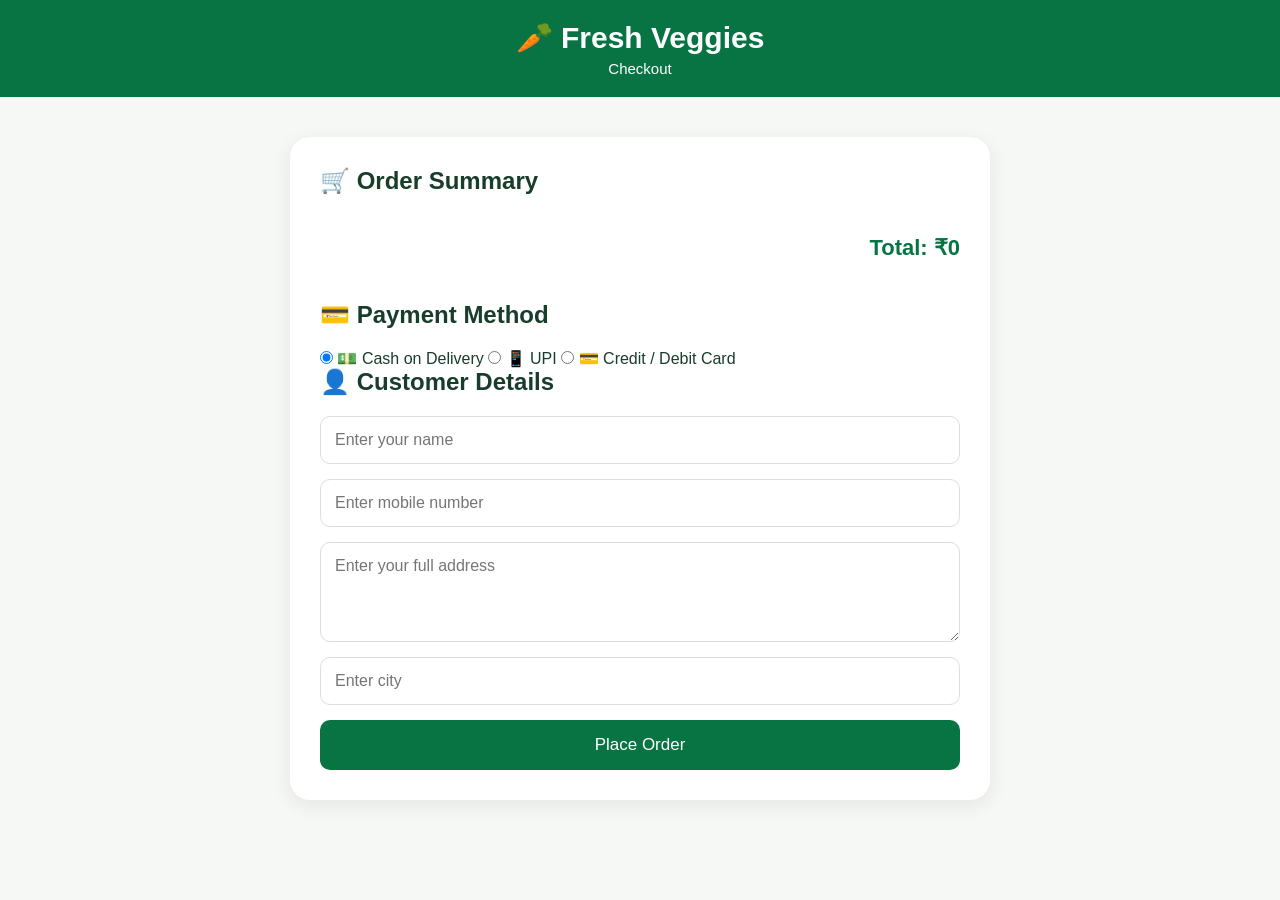
<file: checkout.html>
<!DOCTYPE html>
<html>

<head>
    <title>Checkout - Fresh Veggies</title>
    <link rel="stylesheet" href="style.css">
</head>

<body>

    <!-- Header -->
    <header>

        <h1>🥕 Fresh Veggies</h1>

        <p>Checkout</p>

    </header>


    <!-- Checkout -->
    <div class="checkout">

        <!-- Order Summary -->
        <h2>🛒 Order Summary</h2>

        <div id="checkoutItems"></div>


        <!-- Total -->
        <div class="checkout-total">

            <h3>
                Total: ₹<span id="checkoutTotal">0</span>
            </h3>

        </div>


        <!-- Payment Method -->
        <div class="payment-section">

            <h2>💳 Payment Method</h2>

            <label>

                <input
                    type="radio"
                    name="payment"
                    value="COD"
                    checked
                >

                💵 Cash on Delivery

            </label>


            <label>

                <input
                    type="radio"
                    name="payment"
                    value="UPI"
                >

                📱 UPI

            </label>


            <label>

                <input
                    type="radio"
                    name="payment"
                    value="Card"
                >

                💳 Credit / Debit Card

            </label>

        </div>


        <!-- Customer Details -->
        <h2>👤 Customer Details</h2>


        <form id="orderForm">

            <input
                type="text"
                id="name"
                placeholder="Enter your name"
                required
            >


            <input
                type="tel"
                id="mobile"
                placeholder="Enter mobile number"
                required
            >


            <textarea
                id="address"
                placeholder="Enter your full address"
                required
            ></textarea>


            <input
                type="text"
                id="city"
                placeholder="Enter city"
                required
            >


            <button type="submit">
                Place Order
            </button>

        </form>

    </div>


    <!-- JavaScript -->
    <script src="checkout.js"></script>

</body>

</html>
</file>
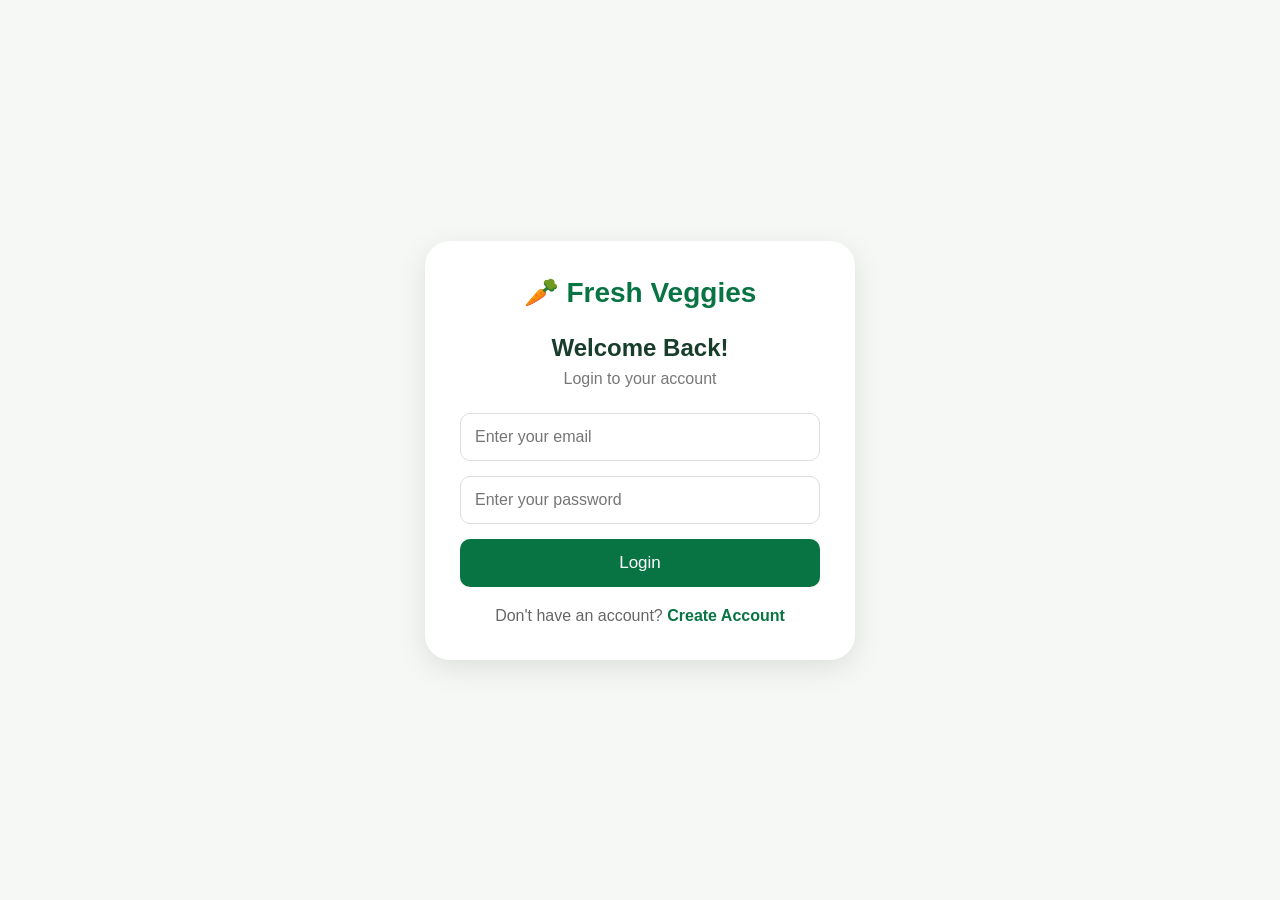
<file: login.html>
<!DOCTYPE html>
<html>

<head>
    <title>Login - Fresh Veggies</title>

    <link rel="stylesheet" href="style.css">
</head>

<body>

    <div class="auth-page">

        <div class="auth-box">

            <h1>🥕 Fresh Veggies</h1>

            <h2>Welcome Back!</h2>

            <p class="auth-subtitle">
                Login to your account
            </p>


            <!-- LOGIN FORM -->

            <form id="loginForm">

                <input
                    type="email"
                    id="loginEmail"
                    placeholder="Enter your email"
                    required
                >

                <input
                    type="password"
                    id="loginPassword"
                    placeholder="Enter your password"
                    required
                >

                <button type="submit">
                    Login
                </button>

            </form>


            <!-- SIGNUP LINK -->

            <p class="auth-link">

                Don't have an account?

                <a href="signup.html">
                    Create Account
                </a>

            </p>

        </div>

    </div>


    <!-- LOGIN JAVASCRIPT -->

    <script>

        const loginForm =
            document.getElementById("loginForm");


        loginForm.addEventListener("submit", function(event) {

            event.preventDefault();


            // User input

            const email =
                document.getElementById("loginEmail").value.trim();

            const password =
                document.getElementById("loginPassword").value;


            // Saved signup data

            const savedUser =
                JSON.parse(
                    localStorage.getItem("freshVeggiesUser")
                );


            // Check account

            if (!savedUser) {

                alert(
                    "Account not found! Please create an account first."
                );

                return;

            }


            // Check email and password

            if (
                email === savedUser.email &&
                password === savedUser.password
            ) {

                // Login status save

                localStorage.setItem(
                    "freshVeggiesLoggedIn",
                    "true"
                );


                alert(
                    "Login successful! Welcome " +
                    savedUser.name
                );


                // Go to home page

                window.location.href =
                    "index.html";

            }

            else {

                alert(
                    "Invalid email or password!"
                );

            }

        });

    </script>

</body>

</html>
</file>
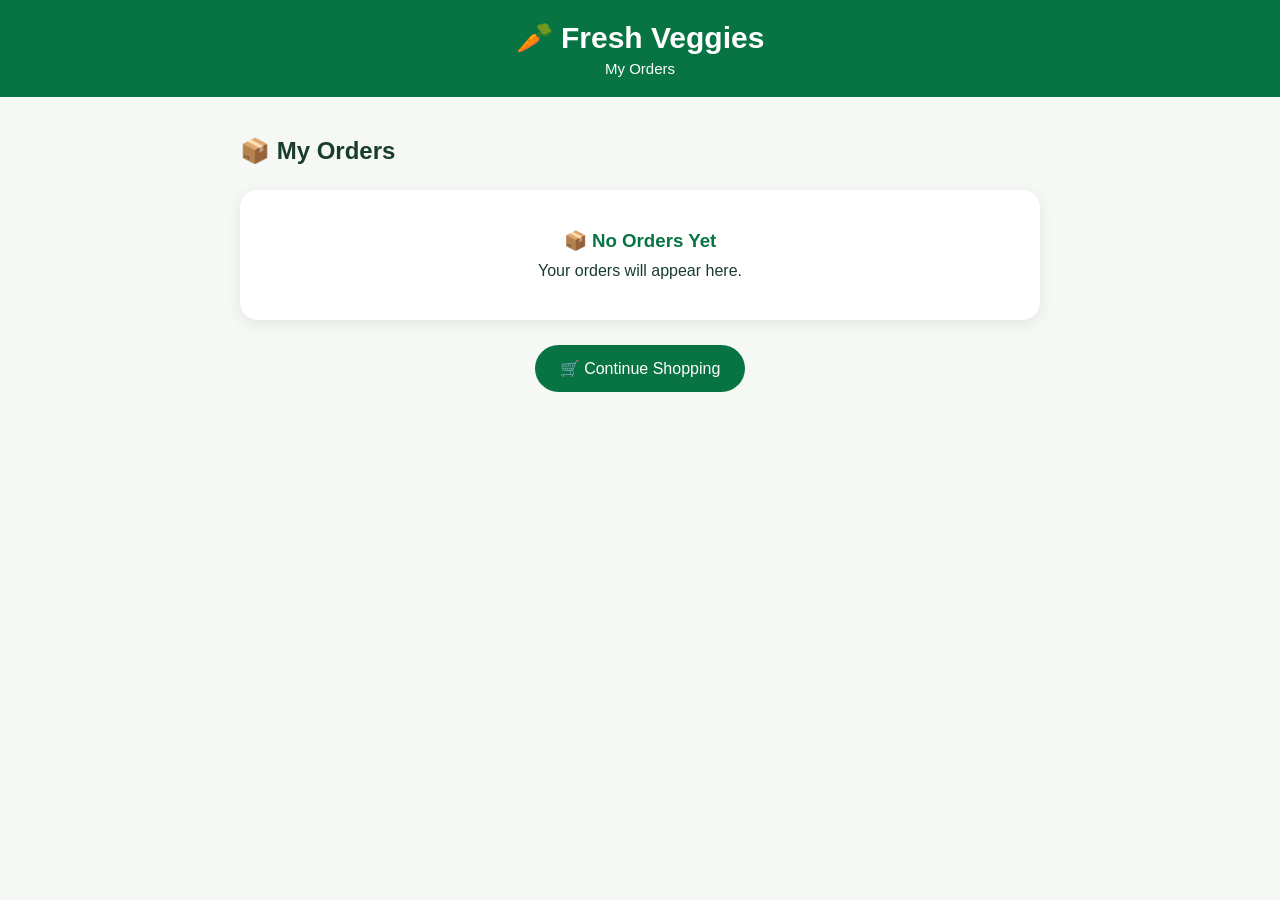
<file: orders.html>
<!DOCTYPE html>
<html>

<head>
    <title>My Orders - Fresh Veggies</title>
    <link rel="stylesheet" href="style.css">
</head>

<body>

    <header>

        <h1>🥕 Fresh Veggies</h1>

        <p>My Orders</p>

    </header>


    <div class="orders-container">

        <h2>📦 My Orders</h2>

        <div id="ordersList"></div>

        <button
            class="continue-btn"
            onclick="window.location.href='index.html'">

            🛒 Continue Shopping

        </button>

    </div>


    <script src="orders.js"></script>

</body>

</html>
</file>
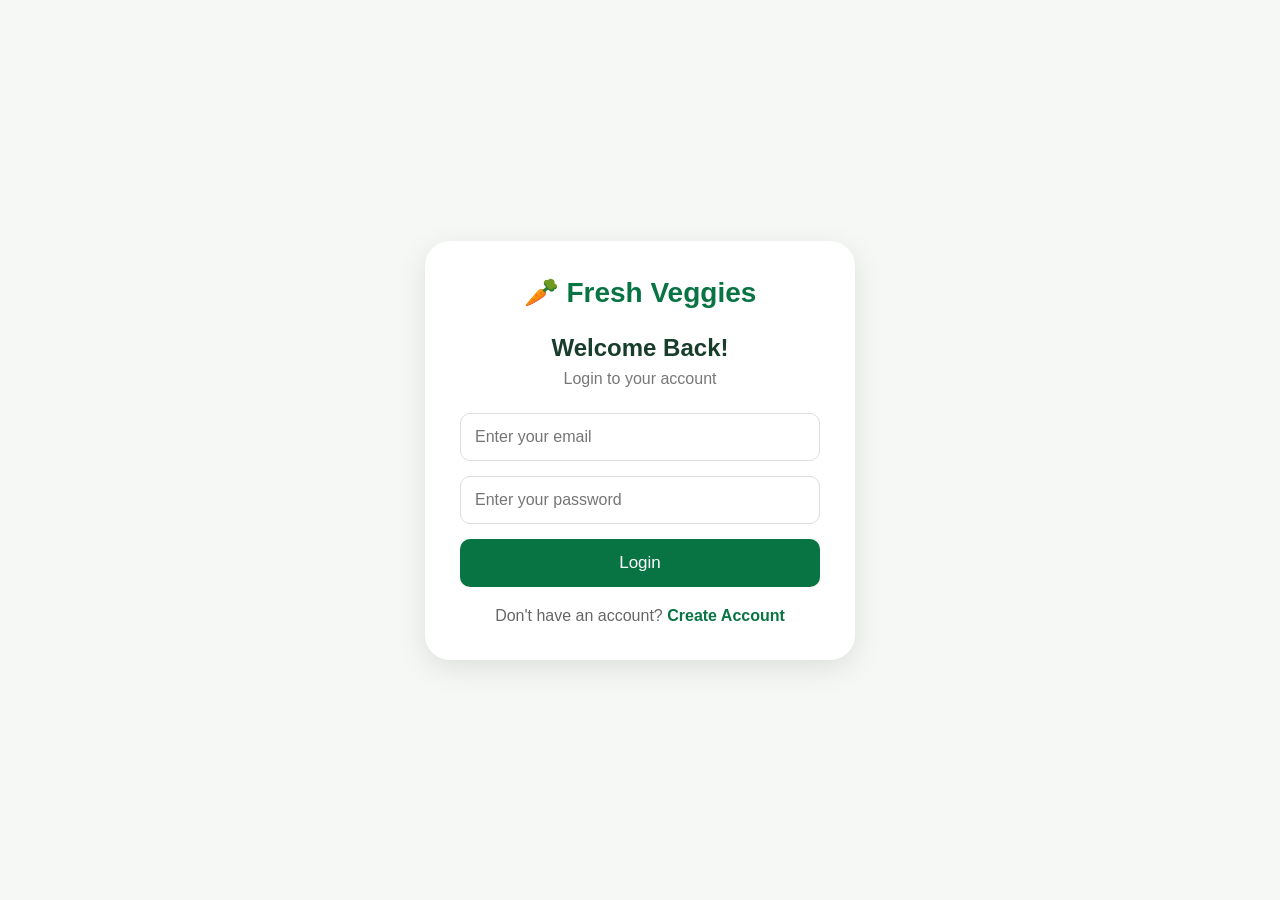
<file: profile.html>
<!DOCTYPE html>
<html>

<head>
    <title>My Profile - Fresh Veggies</title>
    <link rel="stylesheet" href="style.css">
</head>

<body>

    <!-- Header -->
    <header>

        <h1>🥕 Fresh Veggies</h1>

        <p>My Profile</p>

    </header>


    <!-- Profile -->
    <div class="profile-container">

        <div class="profile-box">

            <div class="profile-icon">
                👤
            </div>

            <h2 id="profileName">
                User Name
            </h2>

            <div class="profile-details">

                <p>
                    <strong>📧 Email:</strong>
                    <span id="profileEmail"></span>
                </p>

                <p>
                    <strong>📱 Mobile:</strong>
                    <span id="profileMobile"></span>
                </p>

            </div>


            <button
                class="profile-btn"
                onclick="window.location.href='index.html'">

                🏠 Back to Home

            </button>


            <button
                class="profile-logout"
                onclick="logout()">

                🚪 Logout

            </button>

        </div>

    </div>


    <script>

        // Get saved user

        const savedUser =
            JSON.parse(
                localStorage.getItem("freshVeggiesUser")
            );


        // Check login

        const isLoggedIn =
            localStorage.getItem("freshVeggiesLoggedIn");


        if (isLoggedIn !== "true" || !savedUser) {

            window.location.href = "login.html";

        }


        // Show user details

        document.getElementById("profileName")
            .textContent = savedUser.name;

        document.getElementById("profileEmail")
            .textContent = savedUser.email;

        document.getElementById("profileMobile")
            .textContent = savedUser.mobile;


        // Logout

        function logout() {

            localStorage.removeItem(
                "freshVeggiesLoggedIn"
            );

            window.location.href =
                "login.html";

        }

    </script>

</body>

</html>
</file>
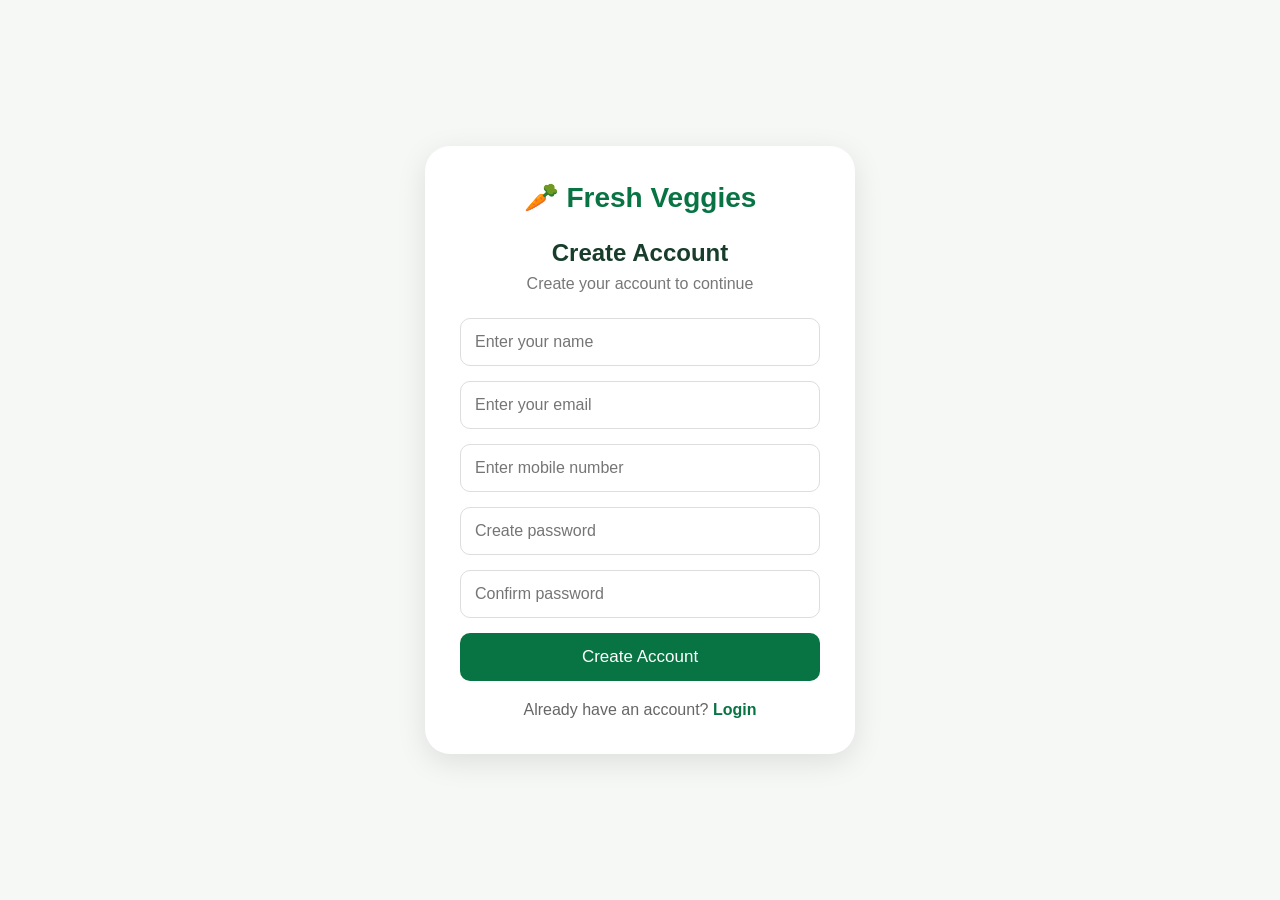
<file: signup.html>
<!DOCTYPE html>
<html>

<head>
    <title>Signup - Fresh Veggies</title>
    <link rel="stylesheet" href="style.css">
</head>

<body>

    <div class="auth-page">

        <div class="auth-box">

            <h1>🥕 Fresh Veggies</h1>

            <h2>Create Account</h2>

            <p class="auth-subtitle">
                Create your account to continue
            </p>

            <form id="signupForm">

                <input
                    type="text"
                    id="signupName"
                    placeholder="Enter your name"
                    required
                >

                <input
                    type="email"
                    id="signupEmail"
                    placeholder="Enter your email"
                    required
                >

                <input
                    type="tel"
                    id="signupMobile"
                    placeholder="Enter mobile number"
                    required
                >

                <input
                    type="password"
                    id="signupPassword"
                    placeholder="Create password"
                    required
                >

                <input
                    type="password"
                    id="confirmPassword"
                    placeholder="Confirm password"
                    required
                >

                <button type="submit">
                    Create Account
                </button>

            </form>

            <p class="auth-link">
                Already have an account?
                <a href="login.html">Login</a>
            </p>

        </div>

    </div>


    <script>

        const signupForm =
            document.getElementById("signupForm");


        signupForm.addEventListener("submit", function(event) {

            event.preventDefault();


            const name =
                document.getElementById("signupName").value.trim();

            const email =
                document.getElementById("signupEmail").value.trim();

            const mobile =
                document.getElementById("signupMobile").value.trim();

            const password =
                document.getElementById("signupPassword").value;

            const confirmPassword =
                document.getElementById("confirmPassword").value;


            if (password !== confirmPassword) {

                alert("Passwords do not match!");

                return;

            }


            const user = {

                name: name,
                email: email,
                mobile: mobile,
                password: password

            };


            localStorage.setItem(
                "freshVeggiesUser",
                JSON.stringify(user)
            );


            alert("Account created successfully!");


            window.location.href =
                "login.html";

        });

    </script>

</body>

</html>
</file>
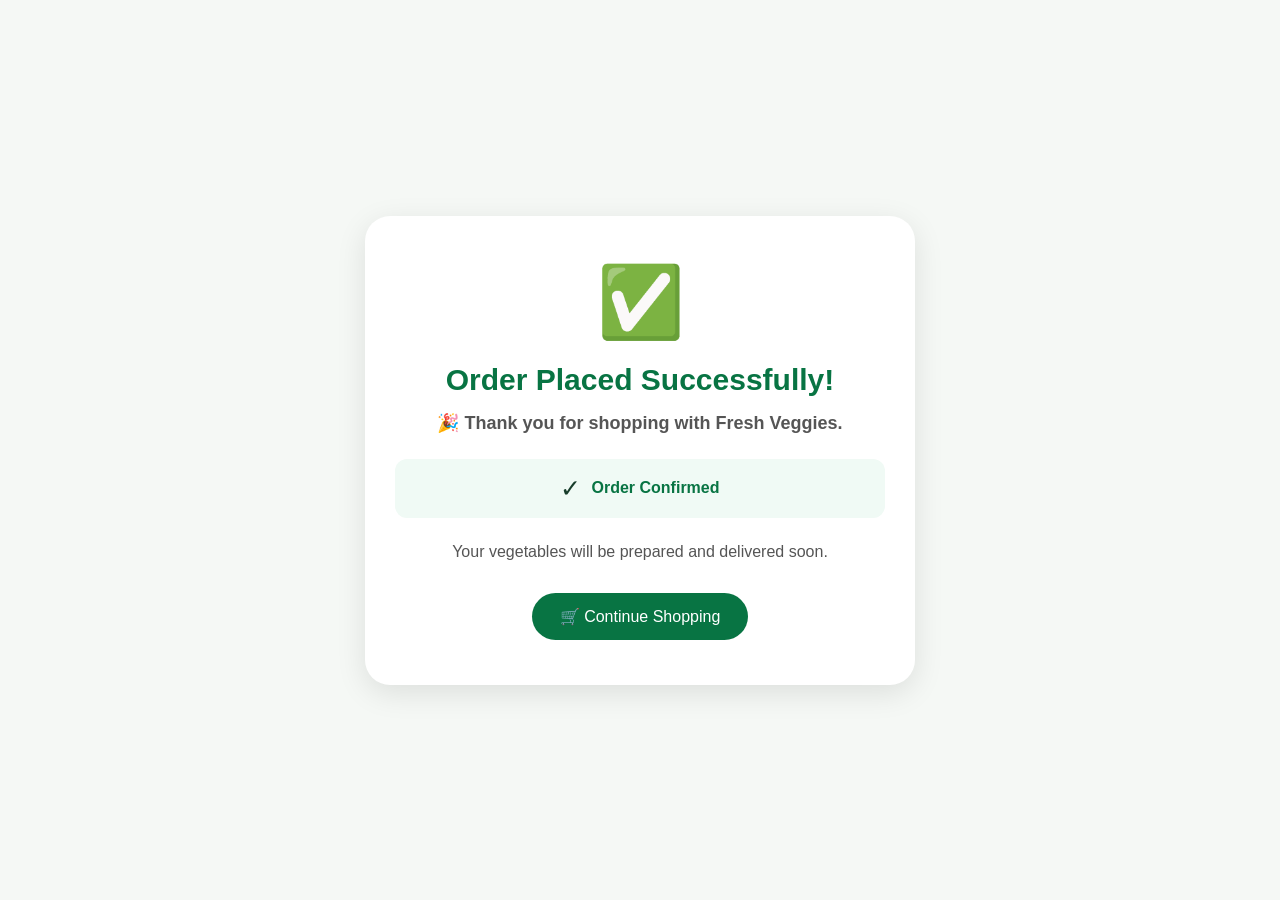
<file: success.html>
<!DOCTYPE html>
<html>

<head>
    <title>Order Successful - Fresh Veggies</title>
    <link rel="stylesheet" href="style.css">
</head>

<body>

    <div class="success-page">

        <div class="success-box">

            <div class="success-icon">
                ✅
            </div>

            <h1>Order Placed Successfully!</h1>

            <p class="success-message">
                🎉 Thank you for shopping with Fresh Veggies.
            </p>

            <div class="order-status">
                <span>✓</span>
                <p>Order Confirmed</p>
            </div>

            <p>
                Your vegetables will be prepared and delivered soon.
            </p>

            <button onclick="window.location.href='index.html'">
                🛒 Continue Shopping
            </button>

        </div>

    </div>

</body>

</html>
</file>
<file: style.css>
* {
    margin: 0;
    padding: 0;
    box-sizing: border-box;
}

body {
    font-family: Arial, sans-serif;
    background-color: #f5f8f5;
    color: #183d2b;
}

/* Header */
header {
    background-color: #087443;
    color: white;
    padding: 20px;
    text-align: center;
}

header h1 {
    font-size: 30px;
    margin-bottom: 5px;
}

header p {
    font-size: 15px;
}


/* Search */
.search {
    padding: 20px;
    text-align: center;
}

.search input {
    width: 90%;
    max-width: 700px;
    padding: 15px 20px;
    border: 1px solid #ddd;
    border-radius: 30px;
    font-size: 16px;
    outline: none;
}


/* Heading */
body > h2 {
    margin: 20px 5%;
    font-size: 25px;
}


/* Vegetable Cards */
.vegetable {
    display: grid;
    grid-template-columns: repeat(4, 1fr);
    gap: 20px;
    padding: 20px 5%;
}

.card {
    background-color: white;
    padding: 15px;
    text-align: center;
    border-radius: 15px;
    box-shadow: 0 3px 10px rgba(0, 0, 0, 0.08);
    transition: 0.3s;
    border: 1px solid #eeeeee;
}

.card:hover {
    transform: translateY(-8px);
    box-shadow: 0 10px 25px rgba(0, 0, 0, 0.12);
}


/* Vegetable Image */
.card img {
    width: 100%;
    height: 150px;
    object-fit: cover;
    border-radius: 12px;
    margin-bottom: 10px;
}


/* Vegetable Name */
.card h3 {
    font-size: 21px;
    margin-bottom: 12px;
    color: #183d2b;
}


/* Price */
.card p {
    font-size: 18px;
    font-weight: bold;
    color: #087443;
    margin-bottom: 18px;
}


/* Add to Cart Button */
.card button {
    background-color: #087443;
    color: white;
    border: none;
    padding: 12px 20px;
    border-radius: 25px;
    cursor: pointer;
    font-size: 15px;
    transition: 0.3s;
}

.card button:hover {
    background-color: #065c35;
    transform: scale(1.05);
}


/* Cart */
.cart {
    margin: 30px 5%;
    padding: 25px;
    background-color: white;
    border-radius: 20px;
    box-shadow: 0 3px 12px rgba(0, 0, 0, 0.08);
}

.cart h2 {
    margin-bottom: 20px;
}


/* Cart Item */
.cart-item {
    display: flex;
    align-items: center;
    justify-content: space-between;
    gap: 15px;
    padding: 15px 0;
    border-bottom: 1px solid #ddd;
}


/* Quantity */
.quantity {
    display: flex;
    align-items: center;
    gap: 10px;
}

.quantity button {
    border: none;
    background: #087443;
    color: white;
    width: 30px;
    height: 30px;
    border-radius: 50%;
    cursor: pointer;
}


/* Remove Button */
.remove-btn {
    border: none;
    background: none;
    cursor: pointer;
    font-size: 18px;
}


/* Cart Bottom */
.cart-bottom {
    display: flex;
    justify-content: space-between;
    align-items: center;
    margin-top: 20px;
}


/* Checkout */
#checkoutBtn {
    background: #087443;
    color: white;
    border: none;
    padding: 13px 25px;
    border-radius: 25px;
    cursor: pointer;
    font-size: 16px;
}

#checkoutBtn:hover {
    background: #065c35;
}


/* Mobile */
@media (max-width: 700px) {

    .vegetable {
        grid-template-columns: repeat(2, 1fr);
        gap: 12px;
        padding: 15px;
    }

    .card {
        padding: 12px 8px;
    }

    .card img {
        height: 120px;
    }

    .card h3 {
        font-size: 18px;
    }

    .card p {
        font-size: 16px;
    }

    header h1 {
        font-size: 25px;
    }

    .cart-item {
        flex-wrap: wrap;
    }

    .cart-bottom {
        flex-direction: column;
        gap: 15px;
    }
} 
     
/* =========================
   CHECKOUT PAGE
========================= */

.checkout {
    width: 90%;
    max-width: 700px;
    margin: 40px auto;
    background: white;
    padding: 30px;
    border-radius: 20px;
    box-shadow: 0 5px 20px rgba(0, 0, 0, 0.08);
}

.checkout h2 {
    margin-bottom: 20px;
    color: #183d2b;
}

.checkout-item {
    display: flex;
    justify-content: space-between;
    align-items: center;
    padding: 15px 0;
    border-bottom: 1px solid #ddd;
    font-size: 17px;
}

.checkout-total {
    text-align: right;
    padding: 20px 0;
    margin-bottom: 20px;
}

.checkout-total h3 {
    color: #087443;
    font-size: 22px;
}

/* Customer Form */

#orderForm {
    display: flex;
    flex-direction: column;
    gap: 15px;
}

#orderForm input,
#orderForm textarea {
    width: 100%;
    padding: 14px;
    border: 1px solid #ddd;
    border-radius: 10px;
    font-size: 16px;
    outline: none;
    font-family: Arial, sans-serif;
}

#orderForm textarea {
    height: 100px;
    resize: vertical;
}

#orderForm input:focus,
#orderForm textarea:focus {
    border-color: #087443;
}

#orderForm button {
    background: #087443;
    color: white;
    border: none;
    padding: 15px;
    border-radius: 10px;
    font-size: 17px;
    cursor: pointer;
}

#orderForm button:hover {
    background: #065c35;
} 
/* =========================
   CART COUNT BUTTON
========================= */

.cart-count {
    display: inline-block;
    background: white;
    color: #087443;
    padding: 10px 18px;
    border-radius: 25px;
    font-weight: bold;
    cursor: pointer;
    margin-bottom: 10px;
    transition: 0.3s;
}

.cart-count:hover {
    transform: scale(1.05);
}

/* =========================
   SUCCESS PAGE
========================= */

.success-page {
    min-height: 100vh;
    display: flex;
    justify-content: center;
    align-items: center;
    padding: 20px;
}

.success-box {
    width: 90%;
    max-width: 550px;
    background: white;
    text-align: center;
    padding: 45px 30px;
    border-radius: 25px;
    box-shadow: 0 8px 30px rgba(0, 0, 0, 0.1);
}

.success-icon {
    font-size: 70px;
    margin-bottom: 20px;
}

.success-box h1 {
    color: #087443;
    font-size: 30px;
    margin-bottom: 15px;
}

.success-message {
    font-size: 18px !important;
    font-weight: bold;
}

.success-box p {
    color: #555;
    font-size: 16px;
    margin-bottom: 12px;
}

.order-status {
    display: flex;
    align-items: center;
    justify-content: center;
    gap: 10px;
    margin: 25px 0;
    padding: 15px;
    background: #f0faf5;
    border-radius: 12px;
}

.order-status span {
    font-size: 25px;
}

.order-status p {
    margin: 0;
    color: #087443;
    font-weight: bold;
}

.success-box button {
    margin-top: 20px;
    background: #087443;
    color: white;
    border: none;
    padding: 14px 28px;
    border-radius: 25px;
    font-size: 16px;
    cursor: pointer;
    transition: 0.3s;
}

.success-box button:hover {
    background: #065c35;
    transform: scale(1.05);
}
/* =========================
   ORDER HISTORY
========================= */

.orders-container {
    width: 90%;
    max-width: 800px;
    margin: 40px auto;
}

.orders-container > h2 {
    margin-bottom: 25px;
    color: #183d2b;
}

.order-card {
    background: white;
    padding: 25px;
    margin-bottom: 20px;
    border-radius: 18px;
    box-shadow: 0 4px 15px rgba(0, 0, 0, 0.08);
    border-left: 5px solid #087443;
}

.order-card h3 {
    color: #087443;
    margin-bottom: 12px;
}

.order-card p {
    color: #555;
    margin: 8px 0;
}

.order-items {
    margin: 15px 0;
    padding: 12px;
    background: #f5f8f5;
    border-radius: 10px;
}

.order-items p {
    margin: 6px 0;
}

.no-orders {
    background: white;
    text-align: center;
    padding: 40px 20px;
    border-radius: 18px;
    box-shadow: 0 4px 15px rgba(0, 0, 0, 0.08);
}

.no-orders h3 {
    color: #087443;
    margin-bottom: 10px;
}

.continue-btn {
    display: block;
    margin: 25px auto;
    background: #087443;
    color: white;
    border: none;
    padding: 14px 25px;
    border-radius: 25px;
    font-size: 16px;
    cursor: pointer;
}

.continue-btn:hover {
    background: #065c35;
}
/* =========================
   MY ORDERS BUTTON
========================= */

.orders-button {
    display: inline-block;
    background: white;
    color: #087443;
    padding: 10px 18px;
    border-radius: 25px;
    font-weight: bold;
    cursor: pointer;
    margin-bottom: 10px;
    transition: 0.3s;
}

.orders-button:hover {
    transform: scale(1.05);
}
/* =========================
   LOGIN & SIGNUP
========================= */

.auth-page {
    min-height: 100vh;
    display: flex;
    justify-content: center;
    align-items: center;
    padding: 20px;
}

.auth-box {
    width: 100%;
    max-width: 430px;
    background: white;
    padding: 35px;
    border-radius: 25px;
    box-shadow: 0 8px 30px rgba(0, 0, 0, 0.10);
    text-align: center;
}

.auth-box h1 {
    color: #087443;
    font-size: 28px;
    margin-bottom: 25px;
}

.auth-box h2 {
    color: #183d2b;
    margin-bottom: 8px;
}

.auth-subtitle {
    color: #777;
    margin-bottom: 25px;
}

#loginForm,
#signupForm {
    display: flex;
    flex-direction: column;
    gap: 15px;
}

#loginForm input,
#signupForm input {
    width: 100%;
    padding: 14px;
    border: 1px solid #ddd;
    border-radius: 10px;
    font-size: 16px;
    outline: none;
}

#loginForm input:focus,
#signupForm input:focus {
    border-color: #087443;
}

#loginForm button,
#signupForm button {
    background: #087443;
    color: white;
    border: none;
    padding: 14px;
    border-radius: 10px;
    font-size: 17px;
    cursor: pointer;
    transition: 0.3s;
}

#loginForm button:hover,
#signupForm button:hover {
    background: #065c35;
    transform: scale(1.02);
}

.auth-link {
    margin-top: 20px;
    color: #666;
}

.auth-link a {
    color: #087443;
    font-weight: bold;
    text-decoration: none;
}

.auth-link a:hover {
    text-decoration: underline;
}
/* =========================
   USER AREA
========================= */

.user-area {
    display: flex;
    justify-content: center;
    align-items: center;
    gap: 12px;
    margin-bottom: 12px;
}

#welcomeUser {
    background: white;
    color: #087443;
    padding: 10px 18px;
    border-radius: 25px;
    font-weight: bold;
}

.user-area button {
    background: #065c35;
    color: white;
    border: none;
    padding: 10px 18px;
    border-radius: 25px;
    cursor: pointer;
    font-weight: bold;
}

.user-area button:hover {
    transform: scale(1.05);
}

/* =========================
   USER AREA
========================= */

.user-area {
    display: flex;
    justify-content: center;
    align-items: center;
    gap: 12px;
    margin-bottom: 12px;
}

#welcomeUser {
    background: white;
    color: #087443;
    padding: 10px 18px;
    border-radius: 25px;
    font-weight: bold;
}

.user-area button {
    background: #065c35;
    color: white;
    border: none;
    padding: 10px 18px;
    border-radius: 25px;
    cursor: pointer;
    font-weight: bold;
}

.user-area button:hover {
    transform: scale(1.05);
}

/* CANCEL ORDER BUTTON */

.cancel-order-btn {
    background: #d32f2f;
    color: white;
    border: none;
    padding: 11px 20px;
    border-radius: 10px;
    font-size: 15px;
    font-weight: bold;
    cursor: pointer;
    margin-top: 10px;
}

.cancel-order-btn:hover {
    background: #b71c1c;
    transform: scale(1.02);
}
/* =========================
   ORDER TRACKING
========================= */

.tracking-box {
    margin-top: 20px;
    padding: 18px;
    background: #f5f8f5;
    border-radius: 15px;
}

.tracking-box h4 {
    color: #183d2b;
    margin-bottom: 20px;
    font-size: 18px;
}

.tracking-line {
    display: flex;
    justify-content: space-between;
    align-items: flex-start;
    position: relative;
}

/* Connecting line */

.tracking-line::before {
    content: "";
    position: absolute;
    top: 18px;
    left: 8%;
    right: 8%;
    height: 3px;
    background: #cfd8d2;
    z-index: 0;
}

.tracking-step {
    text-align: center;
    position: relative;
    z-index: 1;
    width: 25%;
}

.tracking-step span {
    display: flex;
    justify-content: center;
    align-items: center;
    width: 38px;
    height: 38px;
    margin: auto;
    background: white;
    border: 3px solid #cfd8d2;
    border-radius: 50%;
    font-size: 17px;
}

.tracking-step p {
    font-size: 12px;
    margin-top: 8px;
    color: #777;
}

/* Active step */

.tracking-step.active span {
    border-color: #087443;
    background: #e8f5e9;
}

.tracking-step.active p {
    color: #087443;
    font-weight: bold;
}


/* Mobile */

@media (max-width: 600px) {

    .tracking-step p {
        font-size: 10px;
    }

    .tracking-step span {
        width: 32px;
        height: 32px;
        font-size: 14px;
    }

    .tracking-line::before {
        top: 15px;
    }
}
/* =========================
   STATUS BUTTONS
========================= */

.status-buttons {
    display: flex;
    flex-wrap: wrap;
    gap: 8px;
    margin: 18px 0;
}

.status-buttons button {
    background: white;
    color: #087443;
    border: 1px solid #087443;
    padding: 8px 12px;
    border-radius: 8px;
    cursor: pointer;
    font-size: 13px;
}

.status-buttons button:hover {
    background: #087443;
    color: white;
}

@media (max-width: 600px) {

    .status-buttons {
        flex-direction: column;
    }

    .status-buttons button {
        width: 100%;
    }
}
</file>
